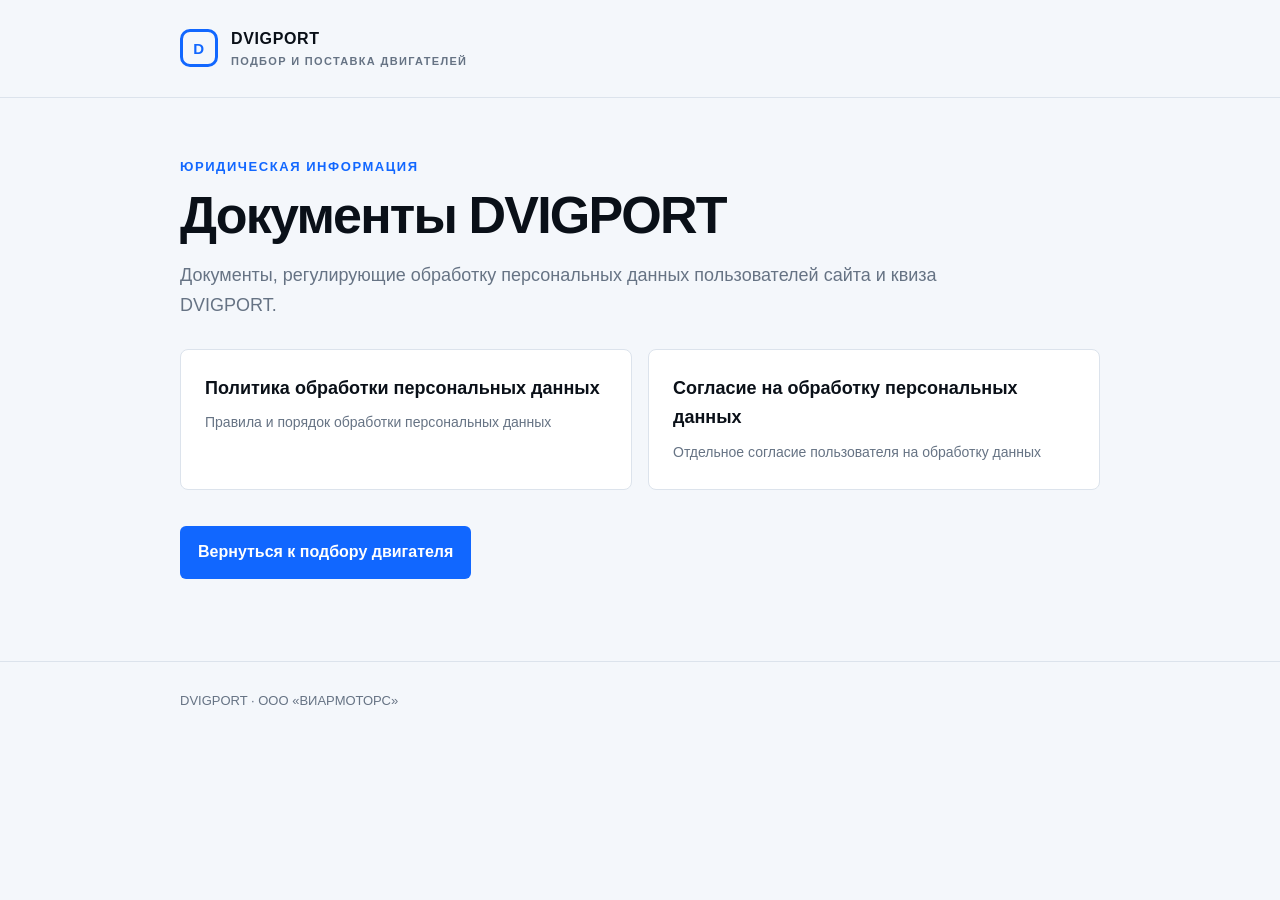
<file: index.html>
<!doctype html><html lang="ru"><head><meta charset="utf-8"><meta name="viewport" content="width=device-width,initial-scale=1"><title>DVIGPORT — юридическая информация</title><meta name="robots" content="noindex,follow"><link rel="stylesheet" href="assets/style.css"></head><body><header class="top"><div class="wrap"><a class="brand" href="https://dvigport.com/"><span class="mark"></span><span>DVIGPORT<small>подбор и поставка двигателей</small></span></a></div></header><main class="wrap"><section class="hero"><div class="eyebrow">Юридическая информация</div><h1>Документы DVIGPORT</h1><p class="lead">Документы, регулирующие обработку персональных данных пользователей сайта и квиза DVIGPORT.</p><div class="docs"><a class="doc" href="privacy/"><strong>Политика обработки персональных данных</strong><span>Правила и порядок обработки персональных данных</span></a><a class="doc" href="consent/"><strong>Согласие на обработку персональных данных</strong><span>Отдельное согласие пользователя на обработку данных</span></a></div><a class="button" href="https://dvigport.com/">Вернуться к подбору двигателя</a></section></main><footer class="footer"><div class="wrap">DVIGPORT · ООО «ВИАРМОТОРС»</div></footer></body></html>
</file>
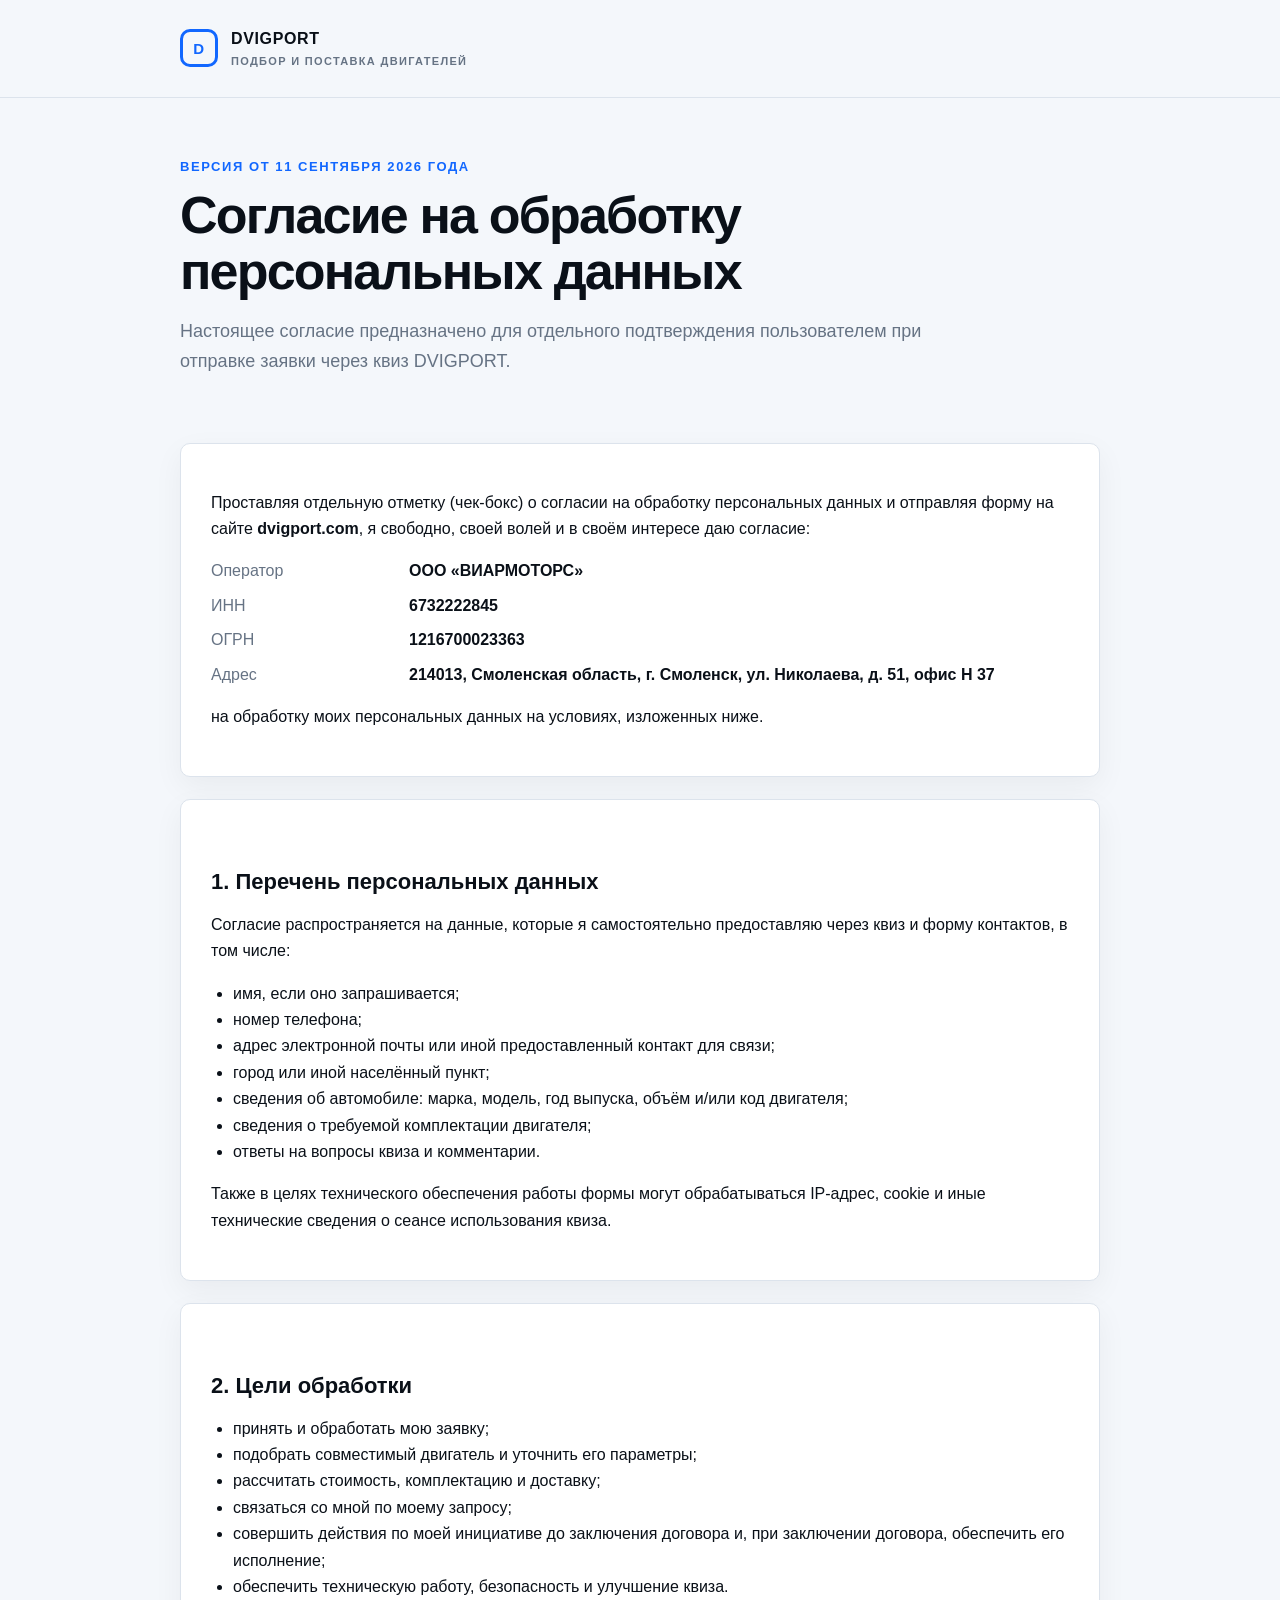
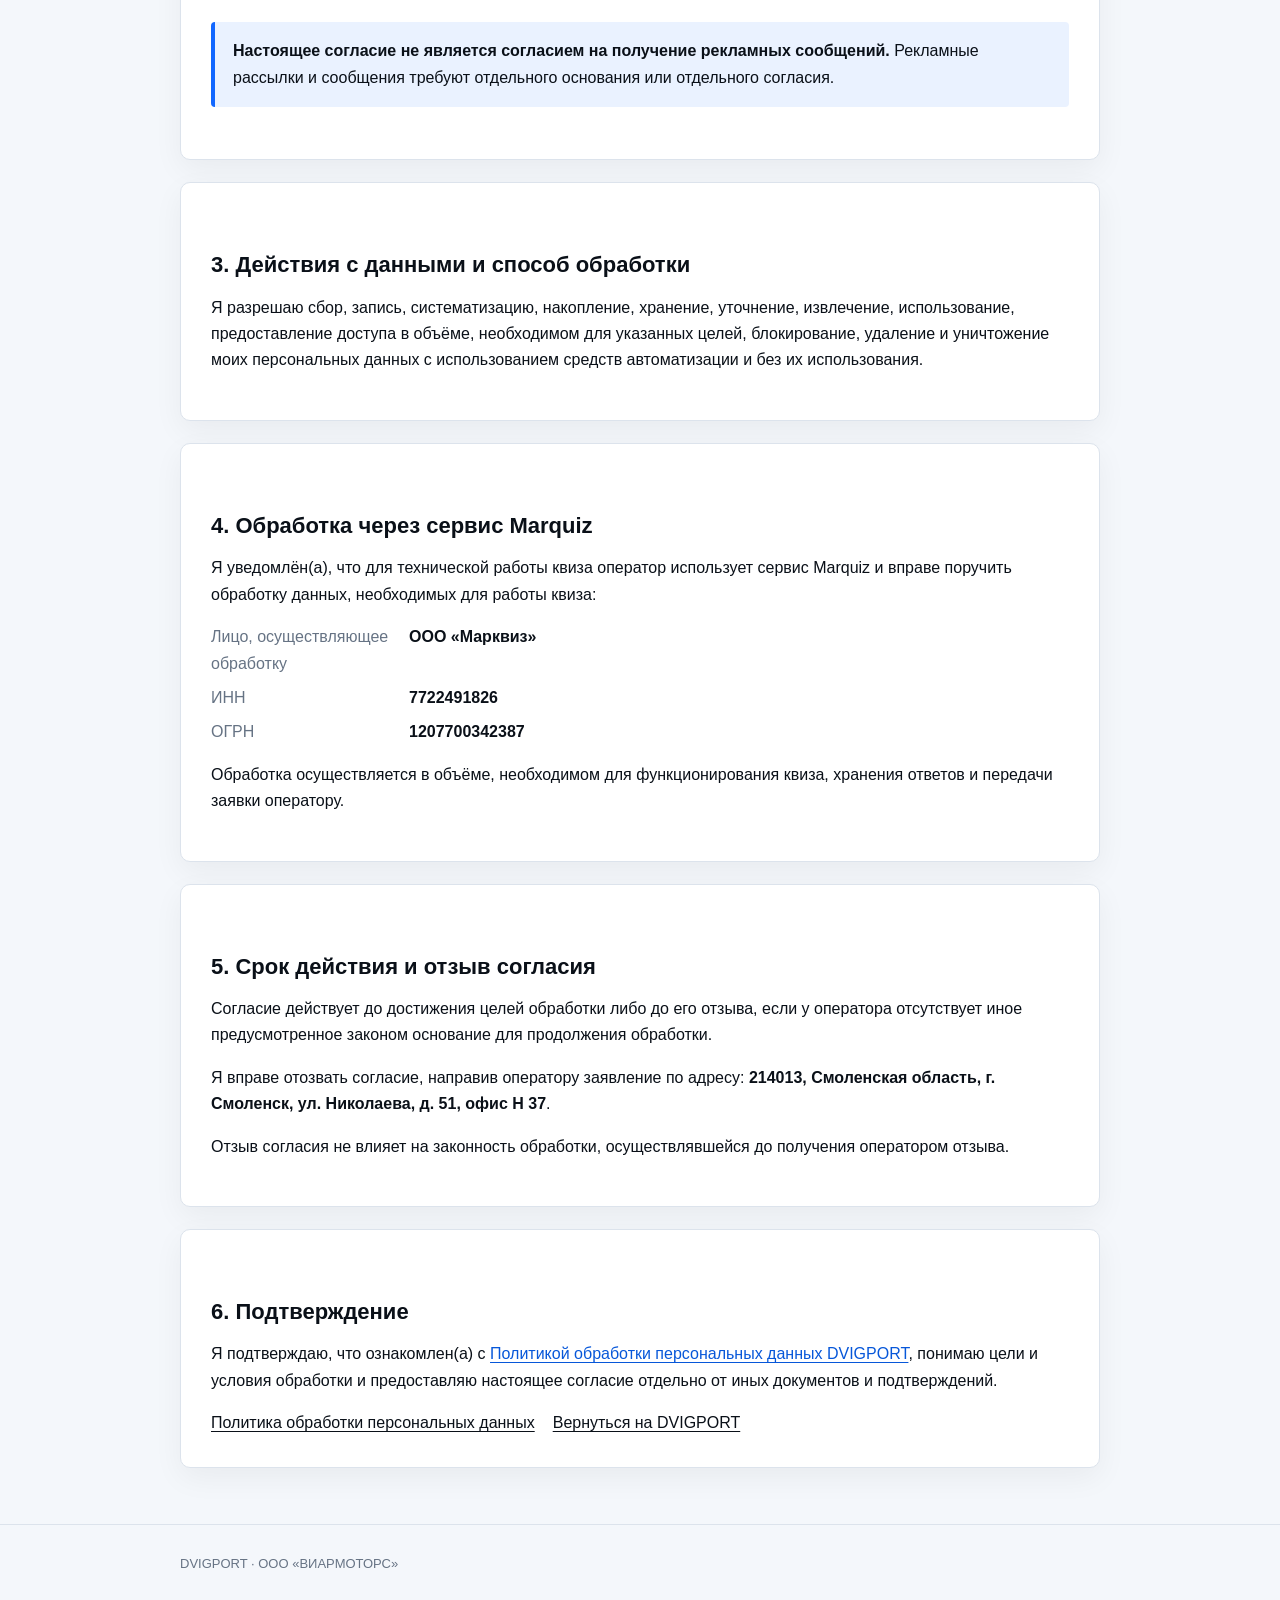
<file: consent/index.html>
<!doctype html><html lang="ru"><head><meta charset="utf-8"><meta name="viewport" content="width=device-width,initial-scale=1"><title>Согласие на обработку персональных данных — DVIGPORT</title><meta name="description" content="Согласие пользователя DVIGPORT на обработку персональных данных."><meta name="robots" content="index,follow"><link rel="stylesheet" href="../assets/style.css"></head><body><header class="top"><div class="wrap"><a class="brand" href="https://dvigport.com/"><span class="mark"></span><span>DVIGPORT<small>подбор и поставка двигателей</small></span></a></div></header><main class="wrap"><section class="hero"><div class="eyebrow">Версия от 11 сентября 2026 года</div><h1>Согласие на обработку персональных данных</h1><p class="lead">Настоящее согласие предназначено для отдельного подтверждения пользователем при отправке заявки через квиз DVIGPORT.</p></section><section class="card"><p>Проставляя отдельную отметку (чек-бокс) о согласии на обработку персональных данных и отправляя форму на сайте <strong>dvigport.com</strong>, я свободно, своей волей и в своём интересе даю согласие:</p><dl class="meta"><dt>Оператор</dt><dd>ООО «ВИАРМОТОРС»</dd><dt>ИНН</dt><dd>6732222845</dd><dt>ОГРН</dt><dd>1216700023363</dd><dt>Адрес</dt><dd>214013, Смоленская область, г. Смоленск, ул. Николаева, д. 51, офис Н 37</dd></dl><p>на обработку моих персональных данных на условиях, изложенных ниже.</p></section><section class="card"><h2>1. Перечень персональных данных</h2><p>Согласие распространяется на данные, которые я самостоятельно предоставляю через квиз и форму контактов, в том числе:</p><ul><li>имя, если оно запрашивается;</li><li>номер телефона;</li><li>адрес электронной почты или иной предоставленный контакт для связи;</li><li>город или иной населённый пункт;</li><li>сведения об автомобиле: марка, модель, год выпуска, объём и/или код двигателя;</li><li>сведения о требуемой комплектации двигателя;</li><li>ответы на вопросы квиза и комментарии.</li></ul><p>Также в целях технического обеспечения работы формы могут обрабатываться IP-адрес, cookie и иные технические сведения о сеансе использования квиза.</p></section><section class="card"><h2>2. Цели обработки</h2><ul><li>принять и обработать мою заявку;</li><li>подобрать совместимый двигатель и уточнить его параметры;</li><li>рассчитать стоимость, комплектацию и доставку;</li><li>связаться со мной по моему запросу;</li><li>совершить действия по моей инициативе до заключения договора и, при заключении договора, обеспечить его исполнение;</li><li>обеспечить техническую работу, безопасность и улучшение квиза.</li></ul><div class="notice"><strong>Настоящее согласие не является согласием на получение рекламных сообщений.</strong> Рекламные рассылки и сообщения требуют отдельного основания или отдельного согласия.</div></section><section class="card"><h2>3. Действия с данными и способ обработки</h2><p>Я разрешаю сбор, запись, систематизацию, накопление, хранение, уточнение, извлечение, использование, предоставление доступа в объёме, необходимом для указанных целей, блокирование, удаление и уничтожение моих персональных данных с использованием средств автоматизации и без их использования.</p></section><section class="card"><h2>4. Обработка через сервис Marquiz</h2><p>Я уведомлён(а), что для технической работы квиза оператор использует сервис Marquiz и вправе поручить обработку данных, необходимых для работы квиза:</p><dl class="meta"><dt>Лицо, осуществляющее обработку</dt><dd>ООО «Марквиз»</dd><dt>ИНН</dt><dd>7722491826</dd><dt>ОГРН</dt><dd>1207700342387</dd></dl><p>Обработка осуществляется в объёме, необходимом для функционирования квиза, хранения ответов и передачи заявки оператору.</p></section><section class="card"><h2>5. Срок действия и отзыв согласия</h2><p>Согласие действует до достижения целей обработки либо до его отзыва, если у оператора отсутствует иное предусмотренное законом основание для продолжения обработки.</p><p>Я вправе отозвать согласие, направив оператору заявление по адресу: <strong>214013, Смоленская область, г. Смоленск, ул. Николаева, д. 51, офис Н 37</strong>.</p><p>Отзыв согласия не влияет на законность обработки, осуществлявшейся до получения оператором отзыва.</p></section><section class="card"><h2>6. Подтверждение</h2><p>Я подтверждаю, что ознакомлен(а) с <a href="../privacy/">Политикой обработки персональных данных DVIGPORT</a>, понимаю цели и условия обработки и предоставляю настоящее согласие отдельно от иных документов и подтверждений.</p><div class="links"><a href="../privacy/">Политика обработки персональных данных</a><a href="https://dvigport.com/">Вернуться на DVIGPORT</a></div></section></main><footer class="footer"><div class="wrap">DVIGPORT · ООО «ВИАРМОТОРС»</div></footer></body></html>
</file>
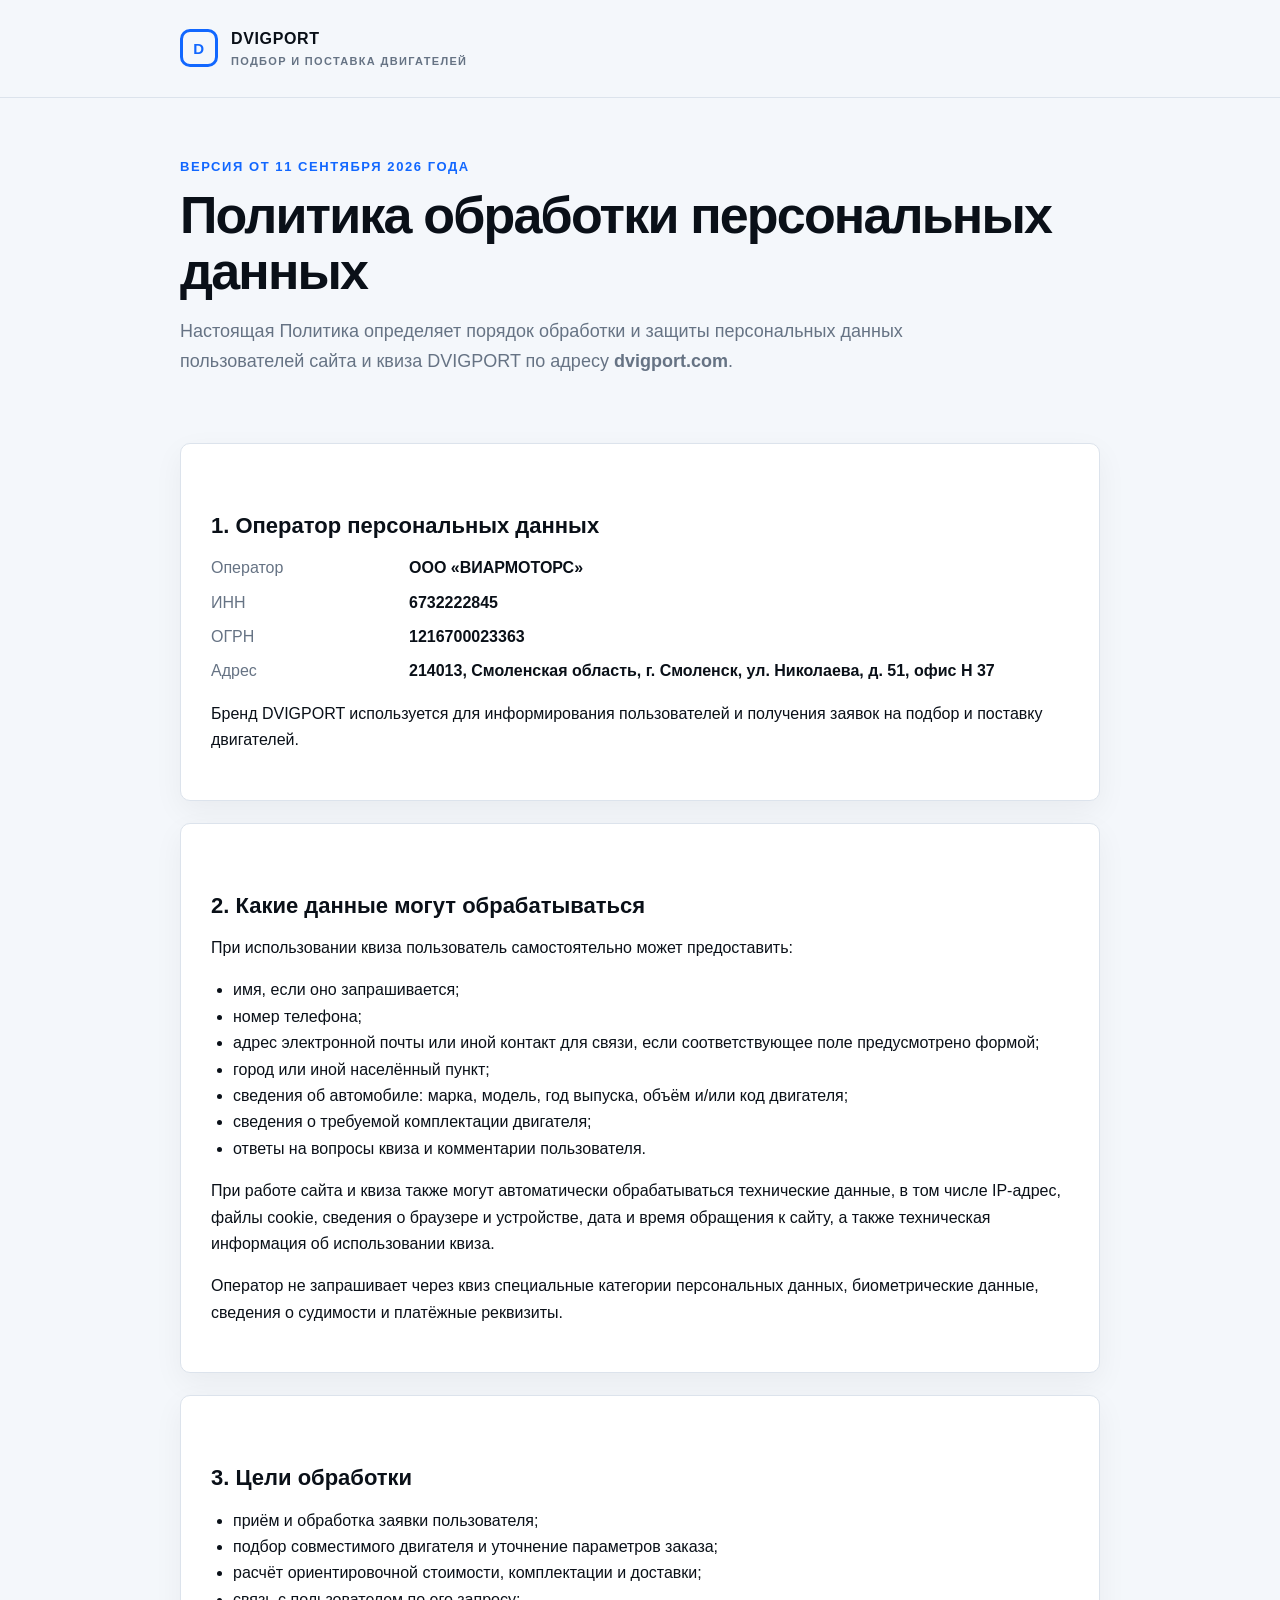
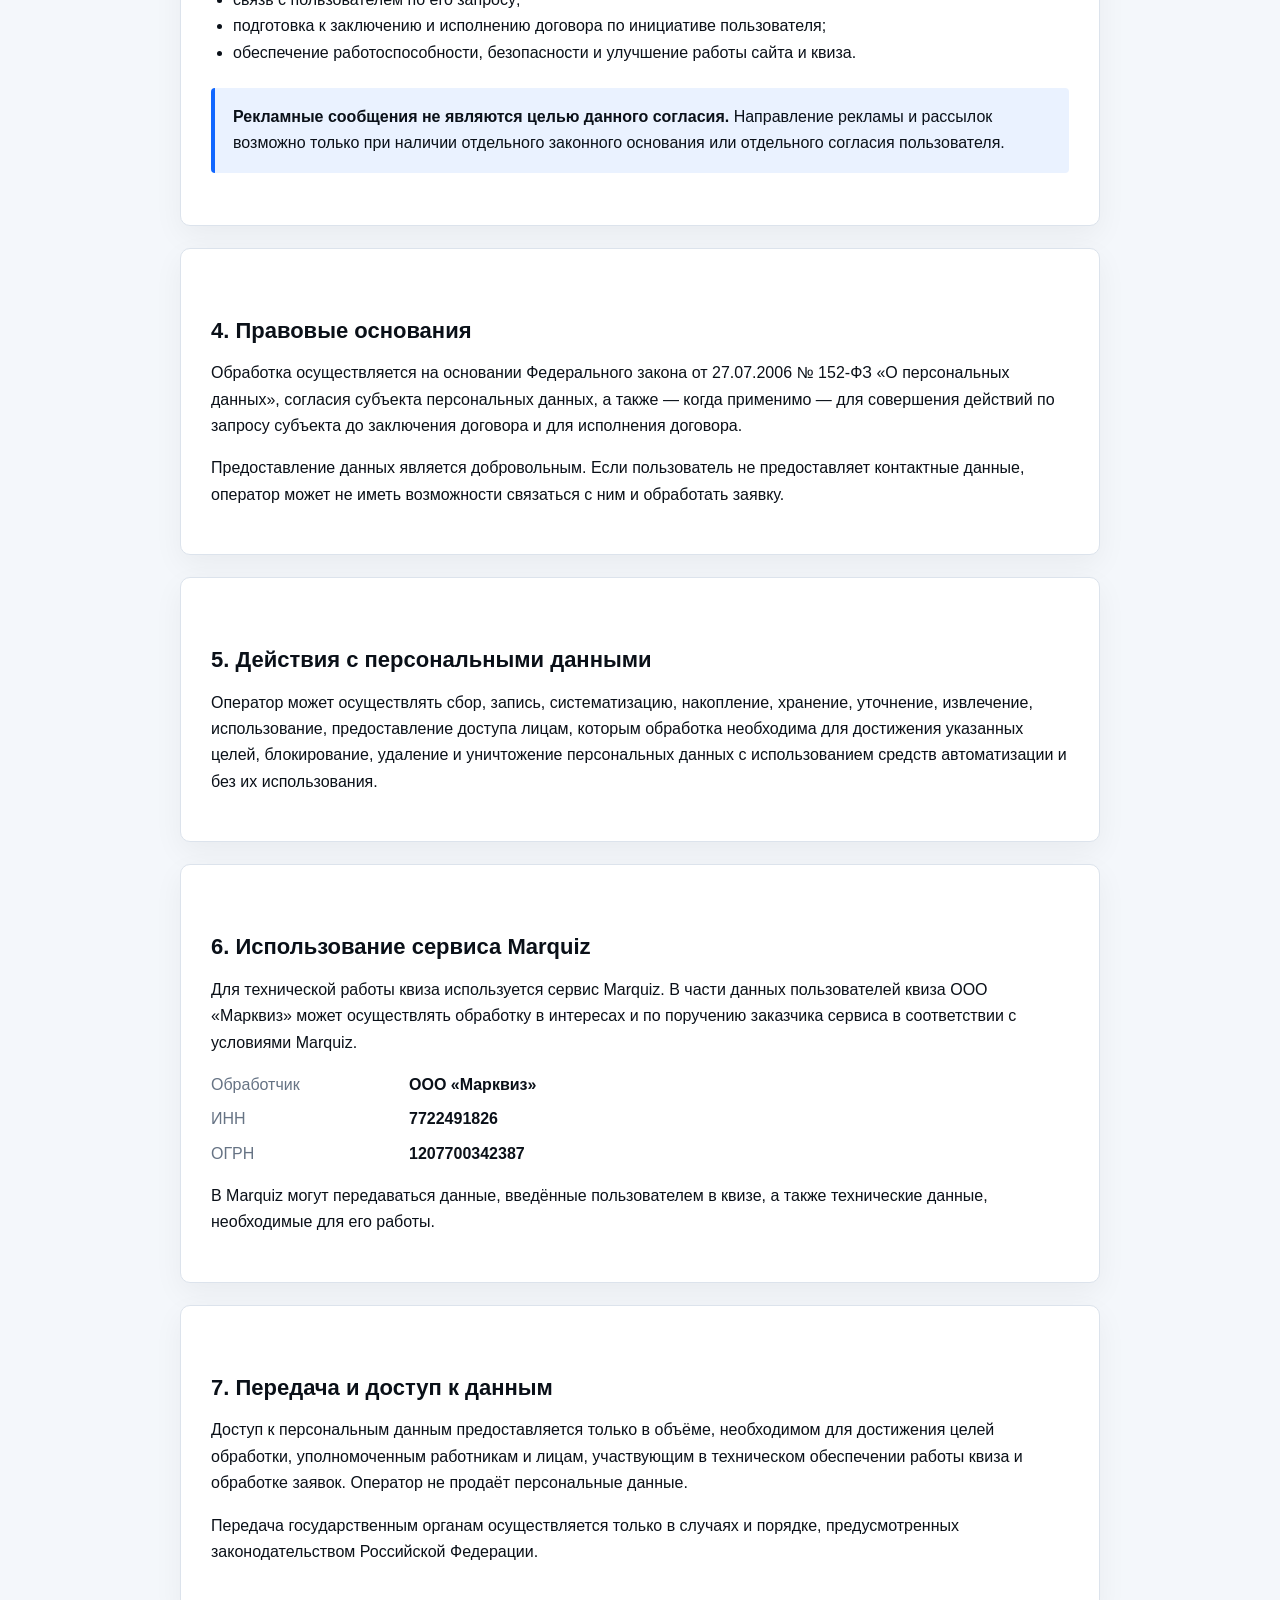
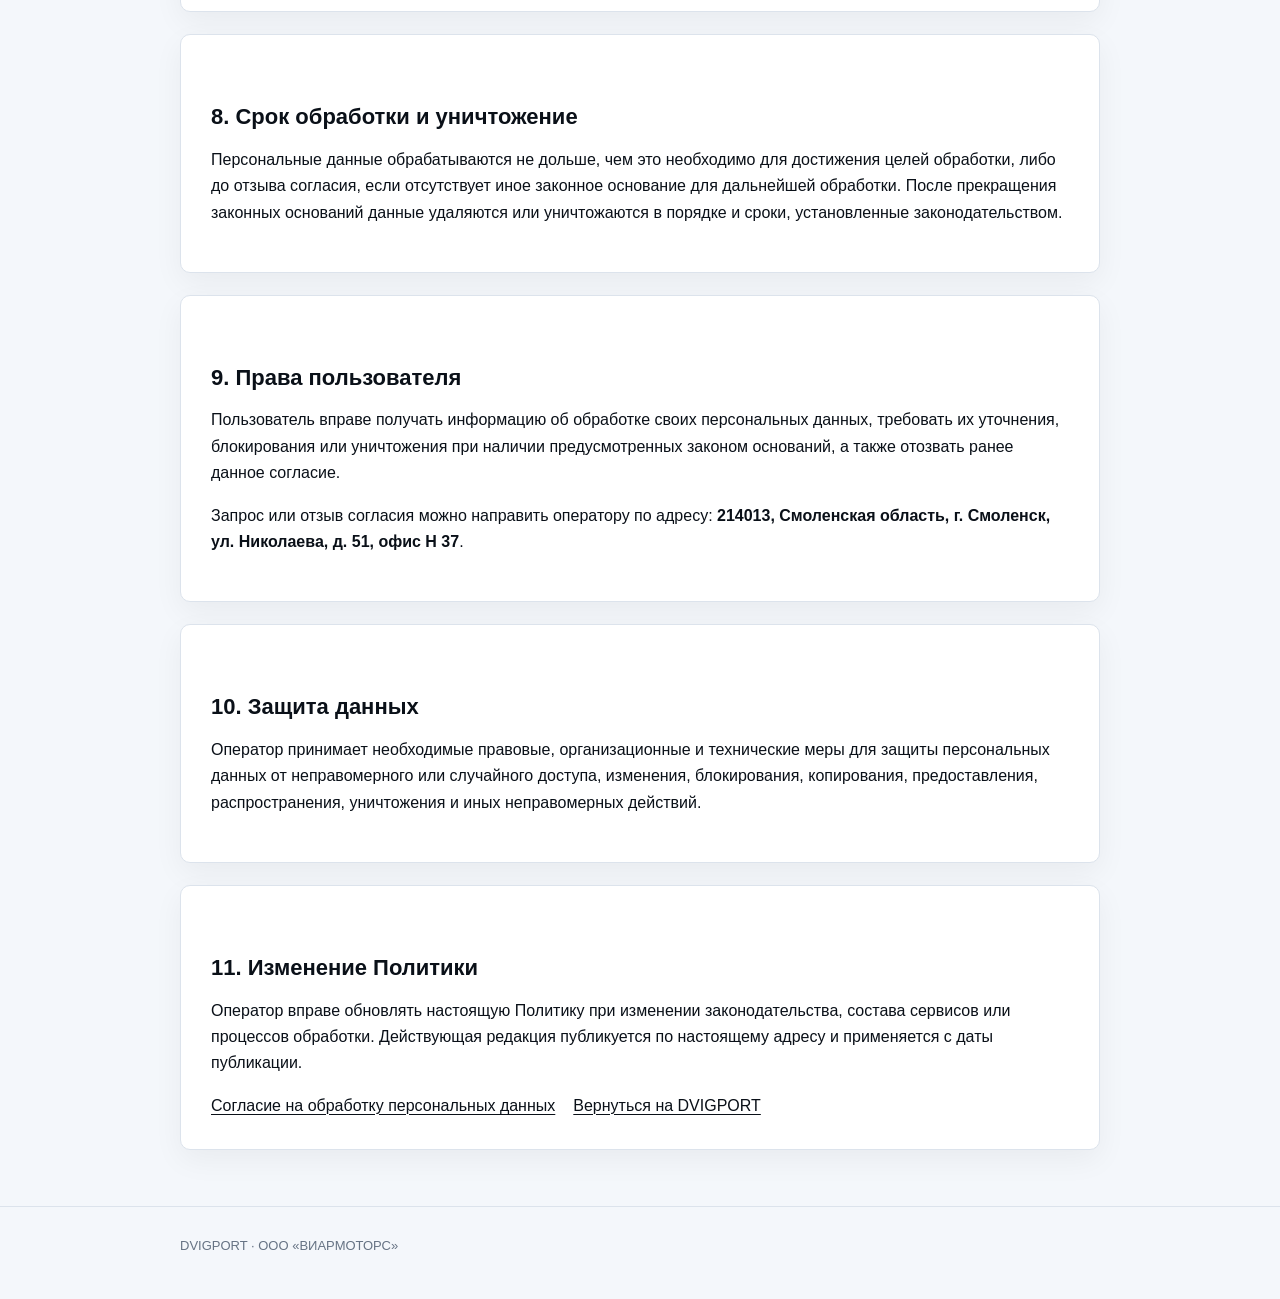
<file: privacy/index.html>
<!doctype html><html lang="ru"><head><meta charset="utf-8"><meta name="viewport" content="width=device-width,initial-scale=1"><title>Политика обработки персональных данных — DVIGPORT</title><meta name="description" content="Политика обработки персональных данных пользователей DVIGPORT."><meta name="robots" content="index,follow"><link rel="stylesheet" href="../assets/style.css"></head><body><header class="top"><div class="wrap"><a class="brand" href="https://dvigport.com/"><span class="mark"></span><span>DVIGPORT<small>подбор и поставка двигателей</small></span></a></div></header><main class="wrap"><section class="hero"><div class="eyebrow">Версия от 11 сентября 2026 года</div><h1>Политика обработки персональных данных</h1><p class="lead">Настоящая Политика определяет порядок обработки и защиты персональных данных пользователей сайта и квиза DVIGPORT по адресу <strong>dvigport.com</strong>.</p></section><section class="card"><h2>1. Оператор персональных данных</h2><dl class="meta"><dt>Оператор</dt><dd>ООО «ВИАРМОТОРС»</dd><dt>ИНН</dt><dd>6732222845</dd><dt>ОГРН</dt><dd>1216700023363</dd><dt>Адрес</dt><dd>214013, Смоленская область, г. Смоленск, ул. Николаева, д. 51, офис Н 37</dd></dl><p>Бренд DVIGPORT используется для информирования пользователей и получения заявок на подбор и поставку двигателей.</p></section><section class="card"><h2>2. Какие данные могут обрабатываться</h2><p>При использовании квиза пользователь самостоятельно может предоставить:</p><ul><li>имя, если оно запрашивается;</li><li>номер телефона;</li><li>адрес электронной почты или иной контакт для связи, если соответствующее поле предусмотрено формой;</li><li>город или иной населённый пункт;</li><li>сведения об автомобиле: марка, модель, год выпуска, объём и/или код двигателя;</li><li>сведения о требуемой комплектации двигателя;</li><li>ответы на вопросы квиза и комментарии пользователя.</li></ul><p>При работе сайта и квиза также могут автоматически обрабатываться технические данные, в том числе IP-адрес, файлы cookie, сведения о браузере и устройстве, дата и время обращения к сайту, а также техническая информация об использовании квиза.</p><p>Оператор не запрашивает через квиз специальные категории персональных данных, биометрические данные, сведения о судимости и платёжные реквизиты.</p></section><section class="card"><h2>3. Цели обработки</h2><ul><li>приём и обработка заявки пользователя;</li><li>подбор совместимого двигателя и уточнение параметров заказа;</li><li>расчёт ориентировочной стоимости, комплектации и доставки;</li><li>связь с пользователем по его запросу;</li><li>подготовка к заключению и исполнению договора по инициативе пользователя;</li><li>обеспечение работоспособности, безопасности и улучшение работы сайта и квиза.</li></ul><div class="notice"><strong>Рекламные сообщения не являются целью данного согласия.</strong> Направление рекламы и рассылок возможно только при наличии отдельного законного основания или отдельного согласия пользователя.</div></section><section class="card"><h2>4. Правовые основания</h2><p>Обработка осуществляется на основании Федерального закона от 27.07.2006 № 152-ФЗ «О персональных данных», согласия субъекта персональных данных, а также — когда применимо — для совершения действий по запросу субъекта до заключения договора и для исполнения договора.</p><p>Предоставление данных является добровольным. Если пользователь не предоставляет контактные данные, оператор может не иметь возможности связаться с ним и обработать заявку.</p></section><section class="card"><h2>5. Действия с персональными данными</h2><p>Оператор может осуществлять сбор, запись, систематизацию, накопление, хранение, уточнение, извлечение, использование, предоставление доступа лицам, которым обработка необходима для достижения указанных целей, блокирование, удаление и уничтожение персональных данных с использованием средств автоматизации и без их использования.</p></section><section class="card"><h2>6. Использование сервиса Marquiz</h2><p>Для технической работы квиза используется сервис Marquiz. В части данных пользователей квиза ООО «Марквиз» может осуществлять обработку в интересах и по поручению заказчика сервиса в соответствии с условиями Marquiz.</p><dl class="meta"><dt>Обработчик</dt><dd>ООО «Марквиз»</dd><dt>ИНН</dt><dd>7722491826</dd><dt>ОГРН</dt><dd>1207700342387</dd></dl><p>В Marquiz могут передаваться данные, введённые пользователем в квизе, а также технические данные, необходимые для его работы.</p></section><section class="card"><h2>7. Передача и доступ к данным</h2><p>Доступ к персональным данным предоставляется только в объёме, необходимом для достижения целей обработки, уполномоченным работникам и лицам, участвующим в техническом обеспечении работы квиза и обработке заявок. Оператор не продаёт персональные данные.</p><p>Передача государственным органам осуществляется только в случаях и порядке, предусмотренных законодательством Российской Федерации.</p></section><section class="card"><h2>8. Срок обработки и уничтожение</h2><p>Персональные данные обрабатываются не дольше, чем это необходимо для достижения целей обработки, либо до отзыва согласия, если отсутствует иное законное основание для дальнейшей обработки. После прекращения законных оснований данные удаляются или уничтожаются в порядке и сроки, установленные законодательством.</p></section><section class="card"><h2>9. Права пользователя</h2><p>Пользователь вправе получать информацию об обработке своих персональных данных, требовать их уточнения, блокирования или уничтожения при наличии предусмотренных законом оснований, а также отозвать ранее данное согласие.</p><p>Запрос или отзыв согласия можно направить оператору по адресу: <strong>214013, Смоленская область, г. Смоленск, ул. Николаева, д. 51, офис Н 37</strong>.</p></section><section class="card"><h2>10. Защита данных</h2><p>Оператор принимает необходимые правовые, организационные и технические меры для защиты персональных данных от неправомерного или случайного доступа, изменения, блокирования, копирования, предоставления, распространения, уничтожения и иных неправомерных действий.</p></section><section class="card"><h2>11. Изменение Политики</h2><p>Оператор вправе обновлять настоящую Политику при изменении законодательства, состава сервисов или процессов обработки. Действующая редакция публикуется по настоящему адресу и применяется с даты публикации.</p><div class="links"><a href="../consent/">Согласие на обработку персональных данных</a><a href="https://dvigport.com/">Вернуться на DVIGPORT</a></div></section></main><footer class="footer"><div class="wrap">DVIGPORT · ООО «ВИАРМОТОРС»</div></footer></body></html>
</file>
<file: assets/style.css>
:root{--graphite:#0A1018;--steel:#667384;--silver:#B7C1CE;--accent:#1167FF;--accent-soft:#EAF2FF;--light:#F4F7FB;--white:#fff}*{box-sizing:border-box}html{scroll-behavior:smooth}body{margin:0;background:var(--light);color:var(--graphite);font-family:Inter,-apple-system,BlinkMacSystemFont,"Segoe UI",Arial,sans-serif;line-height:1.65}.wrap{width:min(920px,calc(100% - 32px));margin:0 auto}.top{padding:26px 0;border-bottom:1px solid #dce3ec;background:rgba(244,247,251,.96)}.brand{display:flex;align-items:center;gap:13px;text-decoration:none;color:var(--graphite);font-weight:800;letter-spacing:.04em}.mark{width:38px;height:38px;border-radius:10px;border:3px solid var(--accent);position:relative;display:grid;place-items:center;color:var(--accent);font-weight:900}.mark:after{content:"D";font-size:15px;line-height:1;font-weight:900}.brand small{display:block;color:var(--steel);font-size:11px;font-weight:600;letter-spacing:.12em;text-transform:uppercase}.hero{padding:58px 0 26px}.eyebrow{color:var(--accent);font-size:13px;font-weight:800;letter-spacing:.12em;text-transform:uppercase}h1{font-size:clamp(32px,5vw,52px);line-height:1.08;margin:10px 0 18px;letter-spacing:-.035em}h2{font-size:22px;line-height:1.25;margin:38px 0 12px}p,li{font-size:16px}.lead{font-size:18px;color:var(--steel);max-width:760px}.card{background:var(--white);border:1px solid #dce3ec;border-radius:10px;padding:30px;margin:22px 0;box-shadow:0 10px 30px rgba(10,16,24,.05)}.meta{display:grid;grid-template-columns:180px 1fr;gap:8px 18px}.meta dt{color:var(--steel)}.meta dd{margin:0;font-weight:600}.notice{border-left:4px solid var(--accent);background:var(--accent-soft);padding:16px 18px;border-radius:4px;margin:22px 0}.muted{color:var(--steel)}a{color:#0757d9;text-decoration-thickness:1px;text-underline-offset:3px}ul{padding-left:22px}.footer{margin-top:56px;padding:28px 0 42px;border-top:1px solid #dce3ec;color:var(--steel);font-size:13px}.links{display:flex;gap:18px;flex-wrap:wrap;margin-top:10px}.links a{color:var(--graphite)}.button{display:inline-block;background:var(--accent);color:#fff;font-weight:800;text-decoration:none;padding:13px 18px;border-radius:6px;margin-top:8px}.docs{display:grid;grid-template-columns:repeat(2,minmax(0,1fr));gap:16px;margin:28px 0}.doc{display:block;background:#fff;color:var(--graphite);text-decoration:none;padding:24px;border:1px solid #dce3ec;border-radius:8px}.doc strong{display:block;font-size:18px;margin-bottom:6px}.doc span{color:var(--steel);font-size:14px}@media(max-width:640px){.meta{grid-template-columns:1fr}.meta dt{margin-top:8px}.card{padding:22px}.hero{padding-top:40px}.docs{grid-template-columns:1fr}}
</file>
